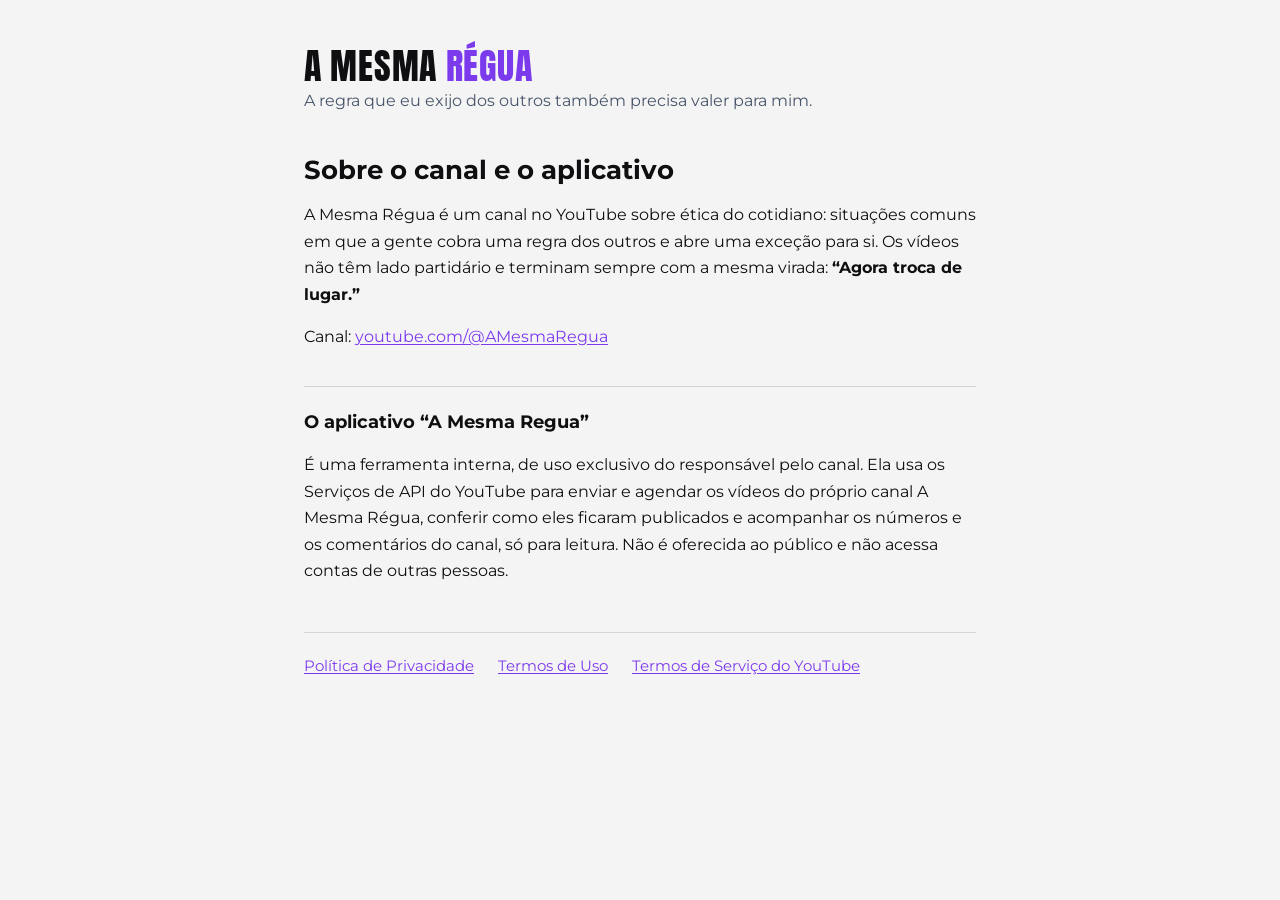
<file: index.html>
<!doctype html>
<html lang="pt-BR">
<head>
  <meta charset="utf-8">
  <meta name="viewport" content="width=device-width, initial-scale=1">
  <title>A Mesma Régua</title>
  <meta name="description" content="A Mesma Régua: canal no YouTube sobre ética do cotidiano. Página do aplicativo que publica os vídeos do canal.">
  <link rel="stylesheet" href="estilo.css">
</head>
<body>
<main>
  <p class="marca">A MESMA <span>RÉGUA</span></p>
  <p class="tese">A regra que eu exijo dos outros também precisa valer para mim.</p>

  <h1>Sobre o canal e o aplicativo</h1>

  <p>A Mesma Régua é um canal no YouTube sobre ética do cotidiano: situações comuns em que a gente cobra uma regra dos outros e abre uma exceção para si. Os vídeos não têm lado partidário e terminam sempre com a mesma virada: <strong>“Agora troca de lugar.”</strong></p>

  <p>Canal: <a href="https://www.youtube.com/@AMesmaRegua">youtube.com/@AMesmaRegua</a></p>

  <h2>O aplicativo “A Mesma Regua”</h2>

  <p>É uma ferramenta interna, de uso exclusivo do responsável pelo canal. Ela usa os Serviços de API do YouTube para enviar e agendar os vídeos do próprio canal A Mesma Régua, conferir como eles ficaram publicados e acompanhar os números e os comentários do canal, só para leitura. Não é oferecida ao público e não acessa contas de outras pessoas.</p>

  <nav>
    <a href="politica-de-privacidade.html">Política de Privacidade</a>
    <a href="termos-de-uso.html">Termos de Uso</a>
    <a href="https://www.youtube.com/t/terms">Termos de Serviço do YouTube</a>
  </nav>
</main>
</body>
</html>
</file>
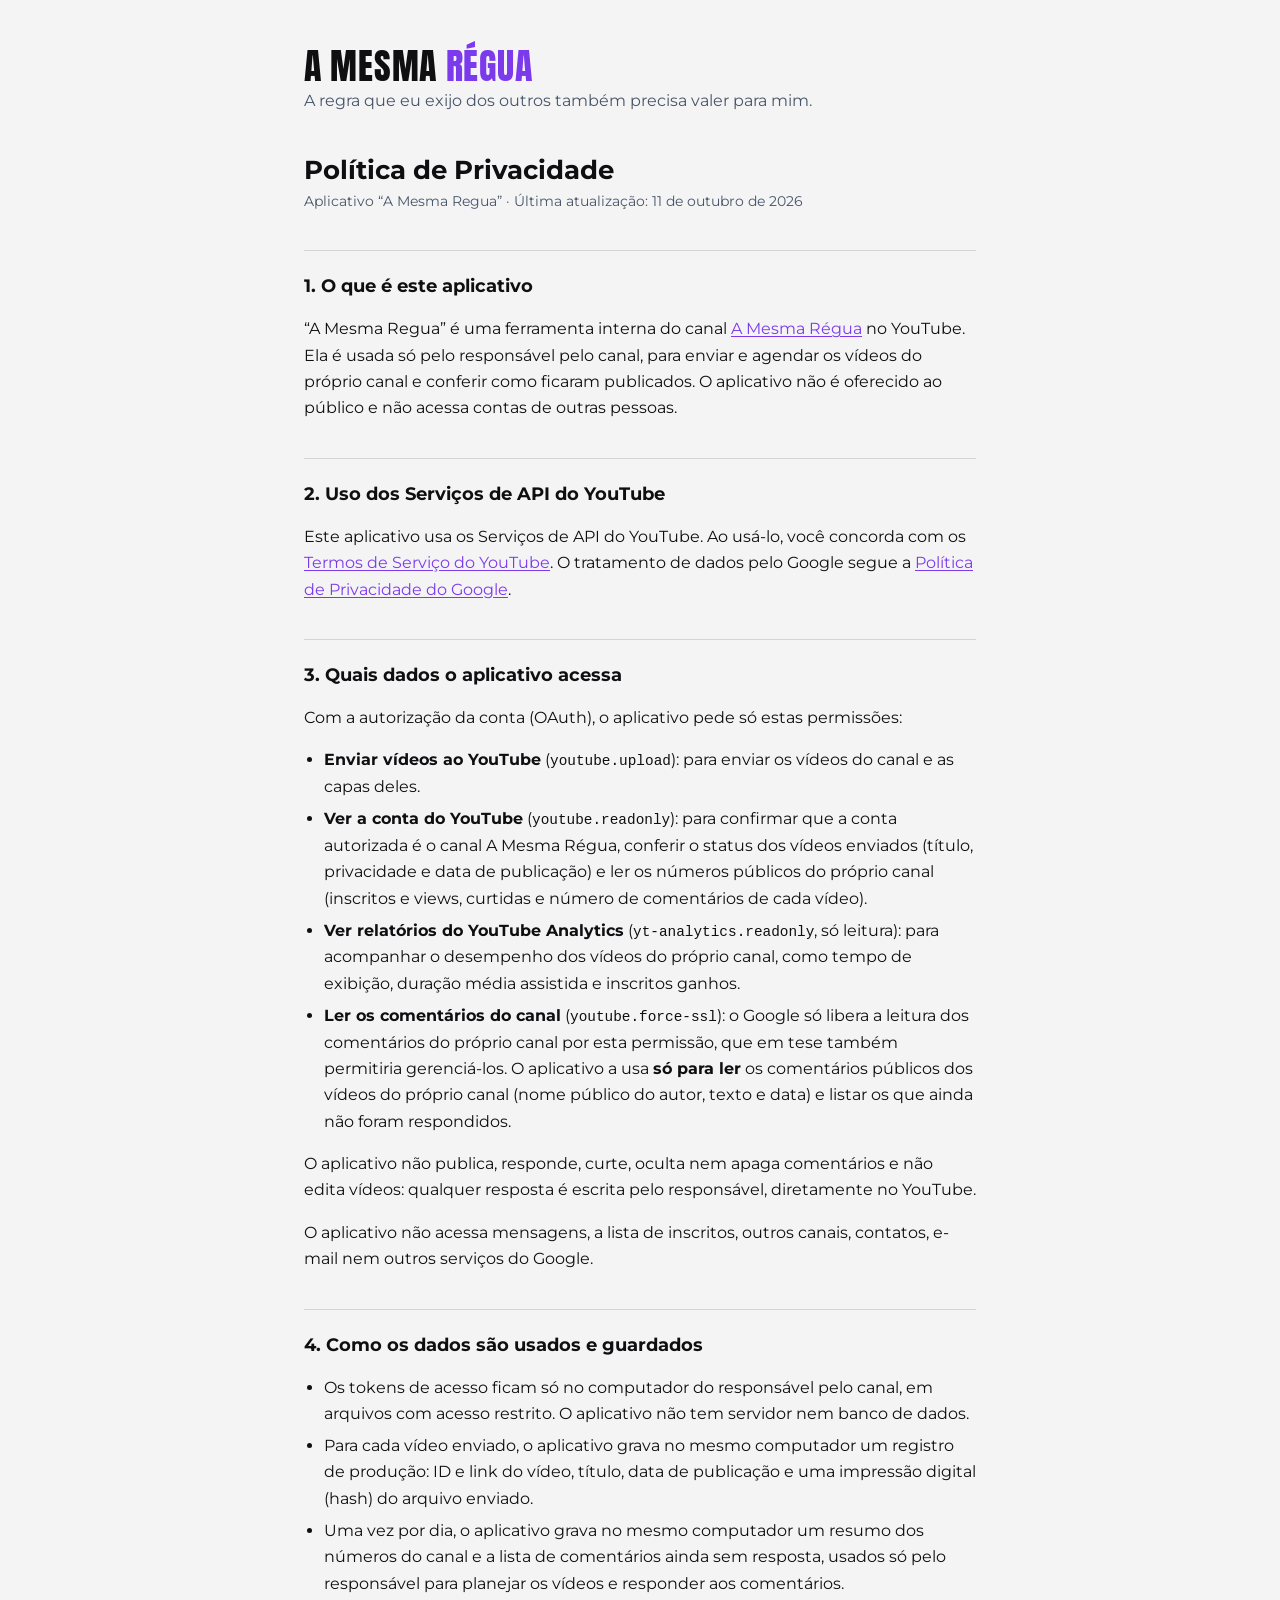
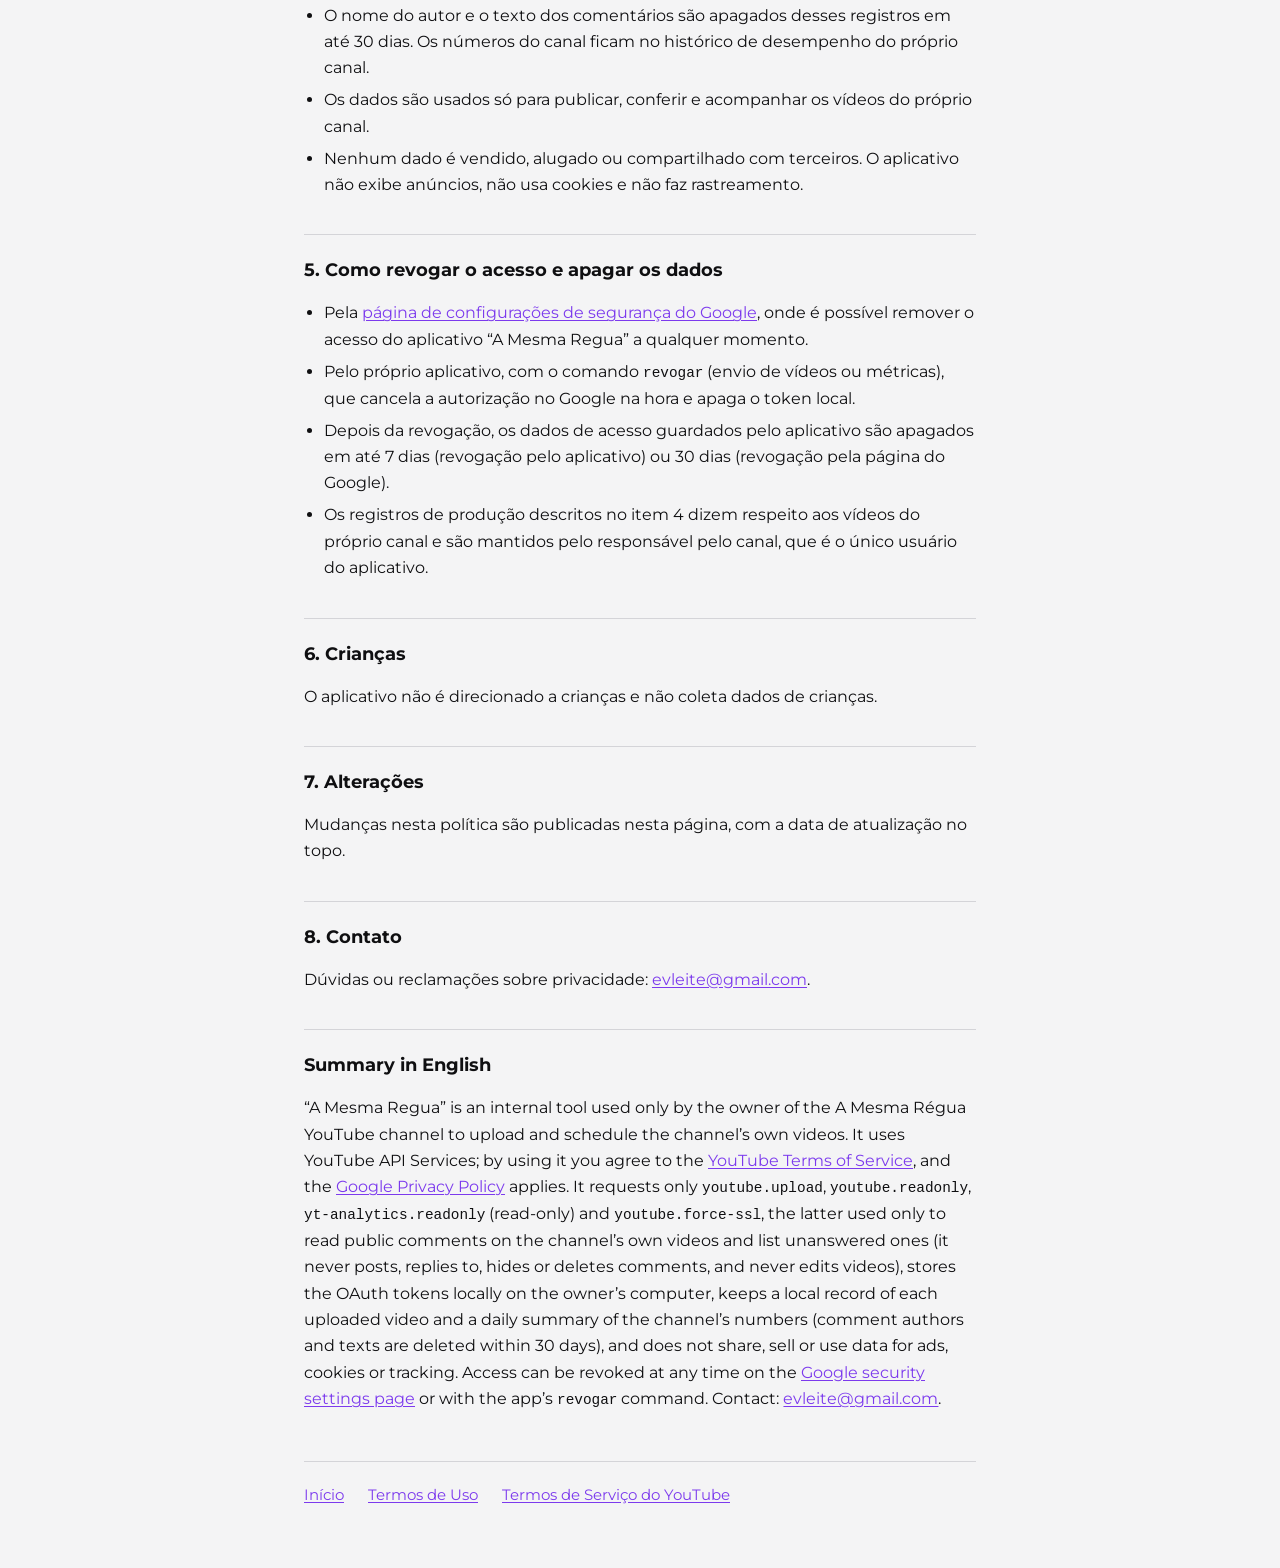
<file: politica-de-privacidade.html>
<!doctype html>
<html lang="pt-BR">
<head>
  <meta charset="utf-8">
  <meta name="viewport" content="width=device-width, initial-scale=1">
  <title>Política de Privacidade</title>
  <meta name="description" content="Política de Privacidade do aplicativo A Mesma Regua, que publica os vídeos do canal A Mesma Régua pela API do YouTube.">
  <link rel="stylesheet" href="estilo.css">
</head>
<body>
<main>
  <p class="marca"><a href="index.html" style="color:inherit;text-decoration:none">A MESMA <span>RÉGUA</span></a></p>
  <p class="tese">A regra que eu exijo dos outros também precisa valer para mim.</p>

  <h1>Política de Privacidade</h1>
  <p class="data">Aplicativo “A Mesma Regua” · Última atualização: 11 de outubro de 2026</p>

  <h2>1. O que é este aplicativo</h2>
  <p>“A Mesma Regua” é uma ferramenta interna do canal <a href="https://www.youtube.com/@AMesmaRegua">A Mesma Régua</a> no YouTube. Ela é usada só pelo responsável pelo canal, para enviar e agendar os vídeos do próprio canal e conferir como ficaram publicados. O aplicativo não é oferecido ao público e não acessa contas de outras pessoas.</p>

  <h2>2. Uso dos Serviços de API do YouTube</h2>
  <p>Este aplicativo usa os Serviços de API do YouTube. Ao usá-lo, você concorda com os <a href="https://www.youtube.com/t/terms">Termos de Serviço do YouTube</a>. O tratamento de dados pelo Google segue a <a href="https://www.google.com/policies/privacy">Política de Privacidade do Google</a>.</p>

  <h2>3. Quais dados o aplicativo acessa</h2>
  <p>Com a autorização da conta (OAuth), o aplicativo pede só estas permissões:</p>
  <ul>
    <li><strong>Enviar vídeos ao YouTube</strong> (<code>youtube.upload</code>): para enviar os vídeos do canal e as capas deles.</li>
    <li><strong>Ver a conta do YouTube</strong> (<code>youtube.readonly</code>): para confirmar que a conta autorizada é o canal A Mesma Régua, conferir o status dos vídeos enviados (título, privacidade e data de publicação) e ler os números públicos do próprio canal (inscritos e views, curtidas e número de comentários de cada vídeo).</li>
    <li><strong>Ver relatórios do YouTube Analytics</strong> (<code>yt-analytics.readonly</code>, só leitura): para acompanhar o desempenho dos vídeos do próprio canal, como tempo de exibição, duração média assistida e inscritos ganhos.</li>
    <li><strong>Ler os comentários do canal</strong> (<code>youtube.force-ssl</code>): o Google só libera a leitura dos comentários do próprio canal por esta permissão, que em tese também permitiria gerenciá-los. O aplicativo a usa <strong>só para ler</strong> os comentários públicos dos vídeos do próprio canal (nome público do autor, texto e data) e listar os que ainda não foram respondidos.</li>
  </ul>
  <p>O aplicativo não publica, responde, curte, oculta nem apaga comentários e não edita vídeos: qualquer resposta é escrita pelo responsável, diretamente no YouTube.</p>
  <p>O aplicativo não acessa mensagens, a lista de inscritos, outros canais, contatos, e-mail nem outros serviços do Google.</p>

  <h2>4. Como os dados são usados e guardados</h2>
  <ul>
    <li>Os tokens de acesso ficam só no computador do responsável pelo canal, em arquivos com acesso restrito. O aplicativo não tem servidor nem banco de dados.</li>
    <li>Para cada vídeo enviado, o aplicativo grava no mesmo computador um registro de produção: ID e link do vídeo, título, data de publicação e uma impressão digital (hash) do arquivo enviado.</li>
    <li>Uma vez por dia, o aplicativo grava no mesmo computador um resumo dos números do canal e a lista de comentários ainda sem resposta, usados só pelo responsável para planejar os vídeos e responder aos comentários.</li>
    <li>O nome do autor e o texto dos comentários são apagados desses registros em até 30 dias. Os números do canal ficam no histórico de desempenho do próprio canal.</li>
    <li>Os dados são usados só para publicar, conferir e acompanhar os vídeos do próprio canal.</li>
    <li>Nenhum dado é vendido, alugado ou compartilhado com terceiros. O aplicativo não exibe anúncios, não usa cookies e não faz rastreamento.</li>
  </ul>

  <h2>5. Como revogar o acesso e apagar os dados</h2>
  <ul>
    <li>Pela <a href="https://security.google.com/settings/security/permissions">página de configurações de segurança do Google</a>, onde é possível remover o acesso do aplicativo “A Mesma Regua” a qualquer momento.</li>
    <li>Pelo próprio aplicativo, com o comando <code>revogar</code> (envio de vídeos ou métricas), que cancela a autorização no Google na hora e apaga o token local.</li>
    <li>Depois da revogação, os dados de acesso guardados pelo aplicativo são apagados em até 7 dias (revogação pelo aplicativo) ou 30 dias (revogação pela página do Google).</li>
    <li>Os registros de produção descritos no item 4 dizem respeito aos vídeos do próprio canal e são mantidos pelo responsável pelo canal, que é o único usuário do aplicativo.</li>
  </ul>

  <h2>6. Crianças</h2>
  <p>O aplicativo não é direcionado a crianças e não coleta dados de crianças.</p>

  <h2>7. Alterações</h2>
  <p>Mudanças nesta política são publicadas nesta página, com a data de atualização no topo.</p>

  <h2>8. Contato</h2>
  <p>Dúvidas ou reclamações sobre privacidade: <a href="mailto:evleite@gmail.com">evleite@gmail.com</a>.</p>

  <h2 lang="en">Summary in English</h2>
  <p lang="en">“A Mesma Regua” is an internal tool used only by the owner of the A Mesma Régua YouTube channel to upload and schedule the channel’s own videos. It uses YouTube API Services; by using it you agree to the <a href="https://www.youtube.com/t/terms">YouTube Terms of Service</a>, and the <a href="https://www.google.com/policies/privacy">Google Privacy Policy</a> applies. It requests only <code>youtube.upload</code>, <code>youtube.readonly</code>, <code>yt-analytics.readonly</code> (read-only) and <code>youtube.force-ssl</code>, the latter used only to read public comments on the channel’s own videos and list unanswered ones (it never posts, replies to, hides or deletes comments, and never edits videos), stores the OAuth tokens locally on the owner’s computer, keeps a local record of each uploaded video and a daily summary of the channel’s numbers (comment authors and texts are deleted within 30 days), and does not share, sell or use data for ads, cookies or tracking. Access can be revoked at any time on the <a href="https://security.google.com/settings/security/permissions">Google security settings page</a> or with the app’s <code>revogar</code> command. Contact: <a href="mailto:evleite@gmail.com">evleite@gmail.com</a>.</p>

  <nav>
    <a href="index.html">Início</a>
    <a href="termos-de-uso.html">Termos de Uso</a>
    <a href="https://www.youtube.com/t/terms">Termos de Serviço do YouTube</a>
  </nav>
</main>
</body>
</html>
</file>
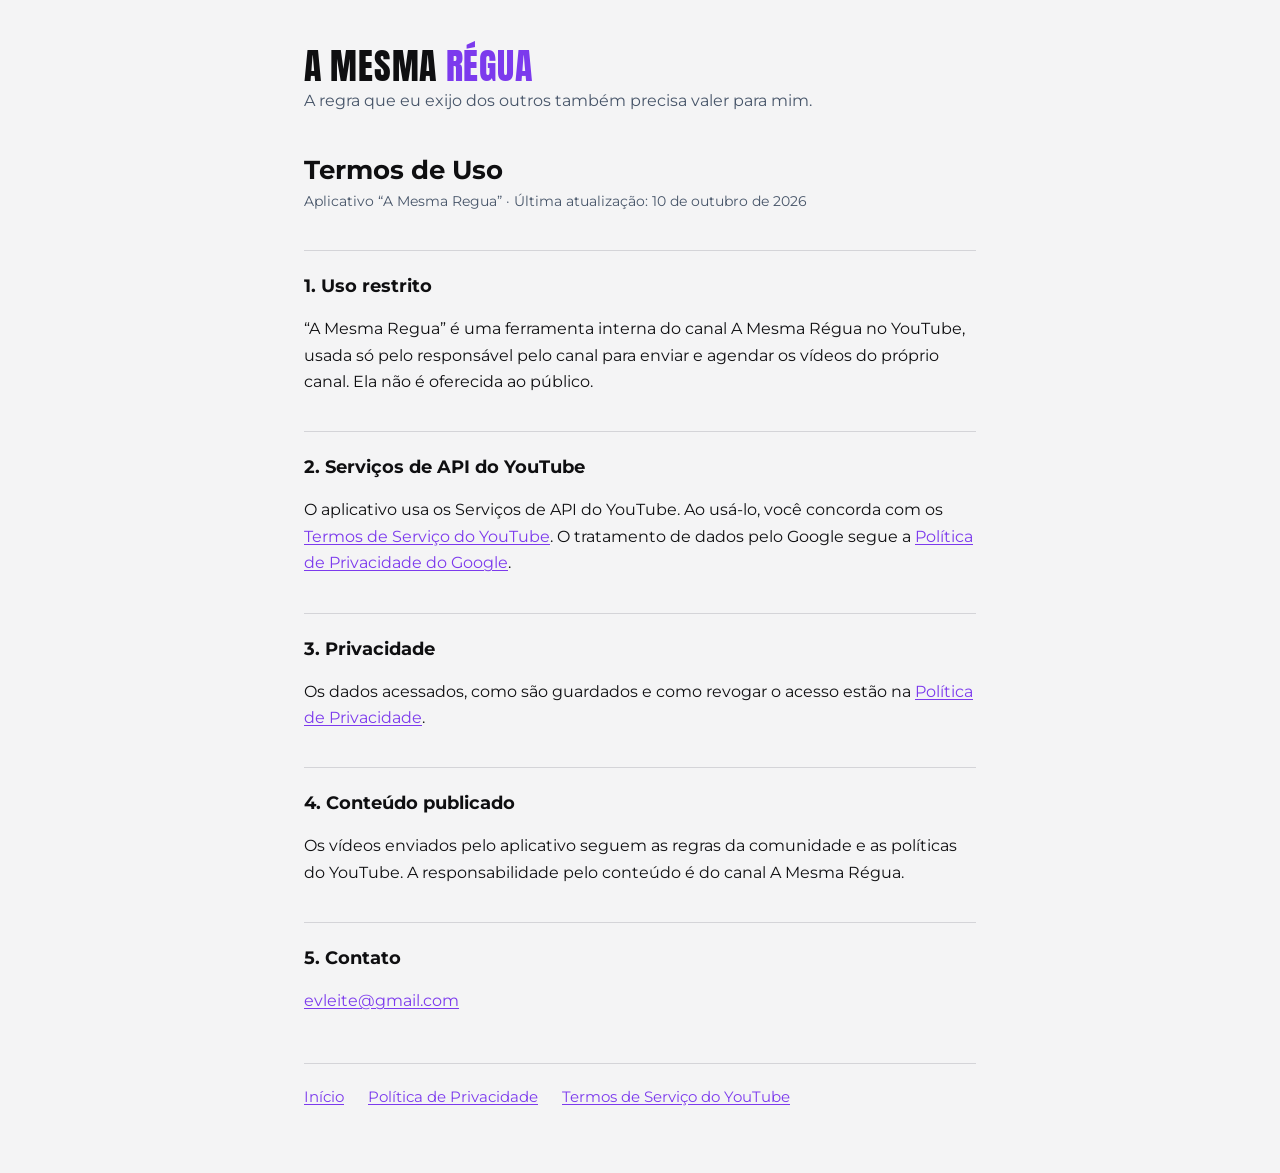
<file: termos-de-uso.html>
<!doctype html>
<html lang="pt-BR">
<head>
  <meta charset="utf-8">
  <meta name="viewport" content="width=device-width, initial-scale=1">
  <title>Termos de Uso</title>
  <meta name="description" content="Termos de Uso do aplicativo A Mesma Regua, que publica os vídeos do canal A Mesma Régua pela API do YouTube.">
  <link rel="stylesheet" href="estilo.css">
</head>
<body>
<main>
  <p class="marca"><a href="index.html" style="color:inherit;text-decoration:none">A MESMA <span>RÉGUA</span></a></p>
  <p class="tese">A regra que eu exijo dos outros também precisa valer para mim.</p>

  <h1>Termos de Uso</h1>
  <p class="data">Aplicativo “A Mesma Regua” · Última atualização: 10 de outubro de 2026</p>

  <h2>1. Uso restrito</h2>
  <p>“A Mesma Regua” é uma ferramenta interna do canal A Mesma Régua no YouTube, usada só pelo responsável pelo canal para enviar e agendar os vídeos do próprio canal. Ela não é oferecida ao público.</p>

  <h2>2. Serviços de API do YouTube</h2>
  <p>O aplicativo usa os Serviços de API do YouTube. Ao usá-lo, você concorda com os <a href="https://www.youtube.com/t/terms">Termos de Serviço do YouTube</a>. O tratamento de dados pelo Google segue a <a href="https://www.google.com/policies/privacy">Política de Privacidade do Google</a>.</p>

  <h2>3. Privacidade</h2>
  <p>Os dados acessados, como são guardados e como revogar o acesso estão na <a href="politica-de-privacidade.html">Política de Privacidade</a>.</p>

  <h2>4. Conteúdo publicado</h2>
  <p>Os vídeos enviados pelo aplicativo seguem as regras da comunidade e as políticas do YouTube. A responsabilidade pelo conteúdo é do canal A Mesma Régua.</p>

  <h2>5. Contato</h2>
  <p><a href="mailto:evleite@gmail.com">evleite@gmail.com</a></p>

  <nav>
    <a href="index.html">Início</a>
    <a href="politica-de-privacidade.html">Política de Privacidade</a>
    <a href="https://www.youtube.com/t/terms">Termos de Serviço do YouTube</a>
  </nav>
</main>
</body>
</html>
</file>
<file: estilo.css>
@import url("https://fonts.googleapis.com/css2?family=Anton&family=Montserrat:wght@400;600&display=swap");

:root {
  --grafite: #0F0F11;
  --offwhite: #F4F4F5;
  --violeta: #7C3AED;
  --violeta-claro: #A78BFA;
  --apoio: #475569;
  --fundo: var(--offwhite);
  --texto: var(--grafite);
  --suave: var(--apoio);
  --destaque: var(--violeta);
  --linha: #D4D4D8;
}

@media (prefers-color-scheme: dark) {
  :root {
    --fundo: var(--grafite);
    --texto: var(--offwhite);
    --suave: #A1A1AA;
    --destaque: var(--violeta-claro);
    --linha: #27272A;
  }
}

* { box-sizing: border-box; }

body {
  margin: 0;
  background: var(--fundo);
  color: var(--texto);
  font: 400 1rem/1.65 "Montserrat", system-ui, -apple-system, "Segoe UI", sans-serif;
}

main {
  max-width: 44rem;
  margin: 0 auto;
  padding: 3rem 1rem 4rem;
}

.marca {
  font-family: "Anton", Impact, "Arial Narrow", sans-serif;
  font-size: 2.25rem;
  letter-spacing: 0.02em;
  line-height: 1;
  margin: 0 0 0.25rem;
}

.marca span { color: var(--destaque); }

.tese { color: var(--suave); margin: 0 0 2.5rem; }

h1 { font-size: 1.6rem; line-height: 1.25; margin: 0 0 0.25rem; }

h2 {
  font-size: 1.1rem;
  margin: 2.25rem 0 0.5rem;
  padding-top: 1.25rem;
  border-top: 1px solid var(--linha);
}

.data { color: var(--suave); font-size: 0.9rem; margin: 0 0 1.5rem; }

a { color: var(--destaque); text-underline-offset: 0.15em; }

code {
  font-family: ui-monospace, "SF Mono", Menlo, monospace;
  font-size: 0.9em;
}

ul { padding-left: 1.25rem; }
li + li { margin-top: 0.35rem; }

nav {
  display: flex;
  flex-wrap: wrap;
  gap: 0.5rem 1.5rem;
  margin-top: 3rem;
  padding-top: 1.25rem;
  border-top: 1px solid var(--linha);
  font-size: 0.95rem;
}
</file>
